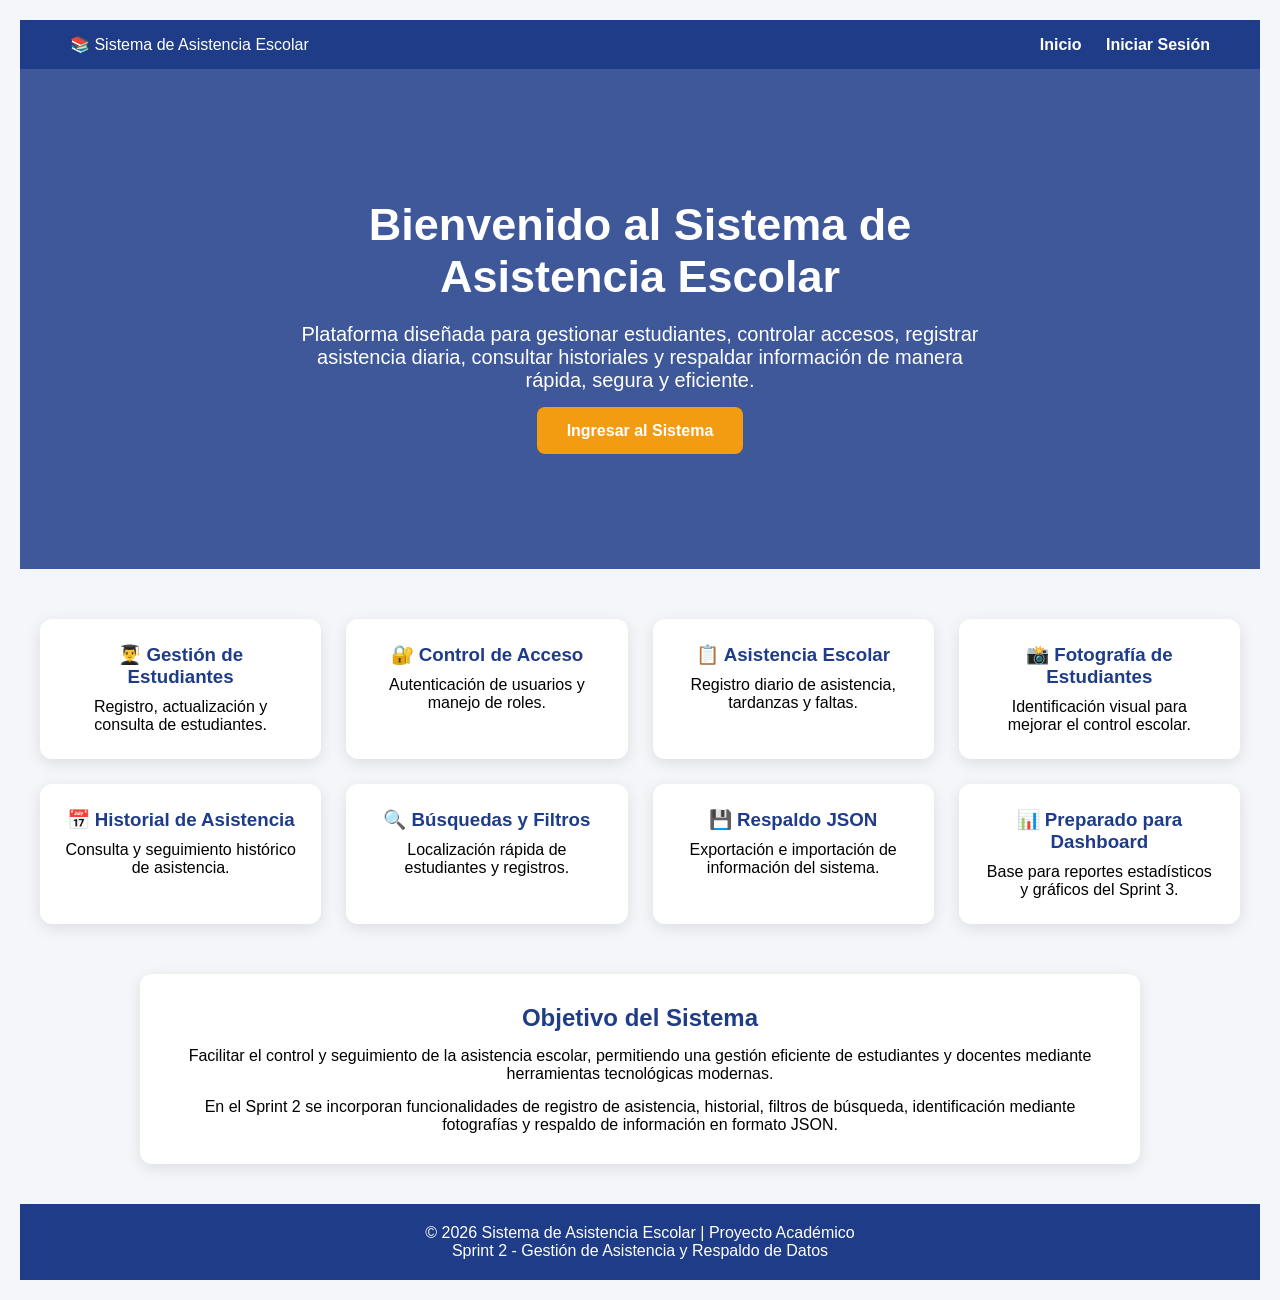
<file: index.html>
<!DOCTYPE html>
<html lang="es">

<head>
    <meta charset="UTF-8">
    <meta name="viewport" content="width=device-width, initial-scale=1.0">
    <title>Sistema de Asistencia Escolar</title>

    <link rel="stylesheet" href="css/styles.css">
    <style>
        .mt-15 { margin-top: 15px; }
    </style>
</head>

<body>

    <header class="header">

        <div class="logo">
            📚 Sistema de Asistencia Escolar
        </div>

        <nav>
            <a href="index.html">Inicio</a>
            <a href="login.html">Iniciar Sesión</a>
        </nav>

    </header>

    <section class="hero">

        <div class="hero-content">

            <h1>
                Bienvenido al Sistema de Asistencia Escolar
            </h1>

            <p>
                Plataforma diseñada para gestionar estudiantes,
                controlar accesos, registrar asistencia diaria,
                consultar historiales y respaldar información
                de manera rápida, segura y eficiente.
            </p>

            <a href="login.html" class="btn-principal">
                Ingresar al Sistema
            </a>

        </div>

    </section>

    <section class="features">

        <div class="card">
            <h3>👨‍🎓 Gestión de Estudiantes</h3>
            <p>
                Registro, actualización y consulta de estudiantes.
            </p>
        </div>

        <div class="card">
            <h3>🔐 Control de Acceso</h3>
            <p>
                Autenticación de usuarios y manejo de roles.
            </p>
        </div>

        <div class="card">
            <h3>📋 Asistencia Escolar</h3>
            <p>
                Registro diario de asistencia, tardanzas y faltas.
            </p>
        </div>

        <div class="card">
            <h3>📸 Fotografía de Estudiantes</h3>
            <p>
                Identificación visual para mejorar el control escolar.
            </p>
        </div>

        <div class="card">
            <h3>📅 Historial de Asistencia</h3>
            <p>
                Consulta y seguimiento histórico de asistencia.
            </p>
        </div>

        <div class="card">
            <h3>🔍 Búsquedas y Filtros</h3>
            <p>
                Localización rápida de estudiantes y registros.
            </p>
        </div>

        <div class="card">
            <h3>💾 Respaldo JSON</h3>
            <p>
                Exportación e importación de información del sistema.
            </p>
        </div>

        <div class="card">
            <h3>📊 Preparado para Dashboard</h3>
            <p>
                Base para reportes estadísticos y gráficos del Sprint 3.
            </p>
        </div>

    </section>

    <section class="about">

        <h2>Objetivo del Sistema</h2>

        <p>
            Facilitar el control y seguimiento de la asistencia escolar,
            permitiendo una gestión eficiente de estudiantes y docentes
            mediante herramientas tecnológicas modernas.
        </p>

        <p class="mt-15">
            En el Sprint 2 se incorporan funcionalidades de registro de
            asistencia, historial, filtros de búsqueda, identificación
            mediante fotografías y respaldo de información en formato JSON.
        </p>

    </section>

    <footer>

        <p>
            © 2026 Sistema de Asistencia Escolar | Proyecto Académico
        </p>

        <p>
            Sprint 2 - Gestión de Asistencia y Respaldo de Datos
        </p>

    </footer>

</body>

</html>
</file>
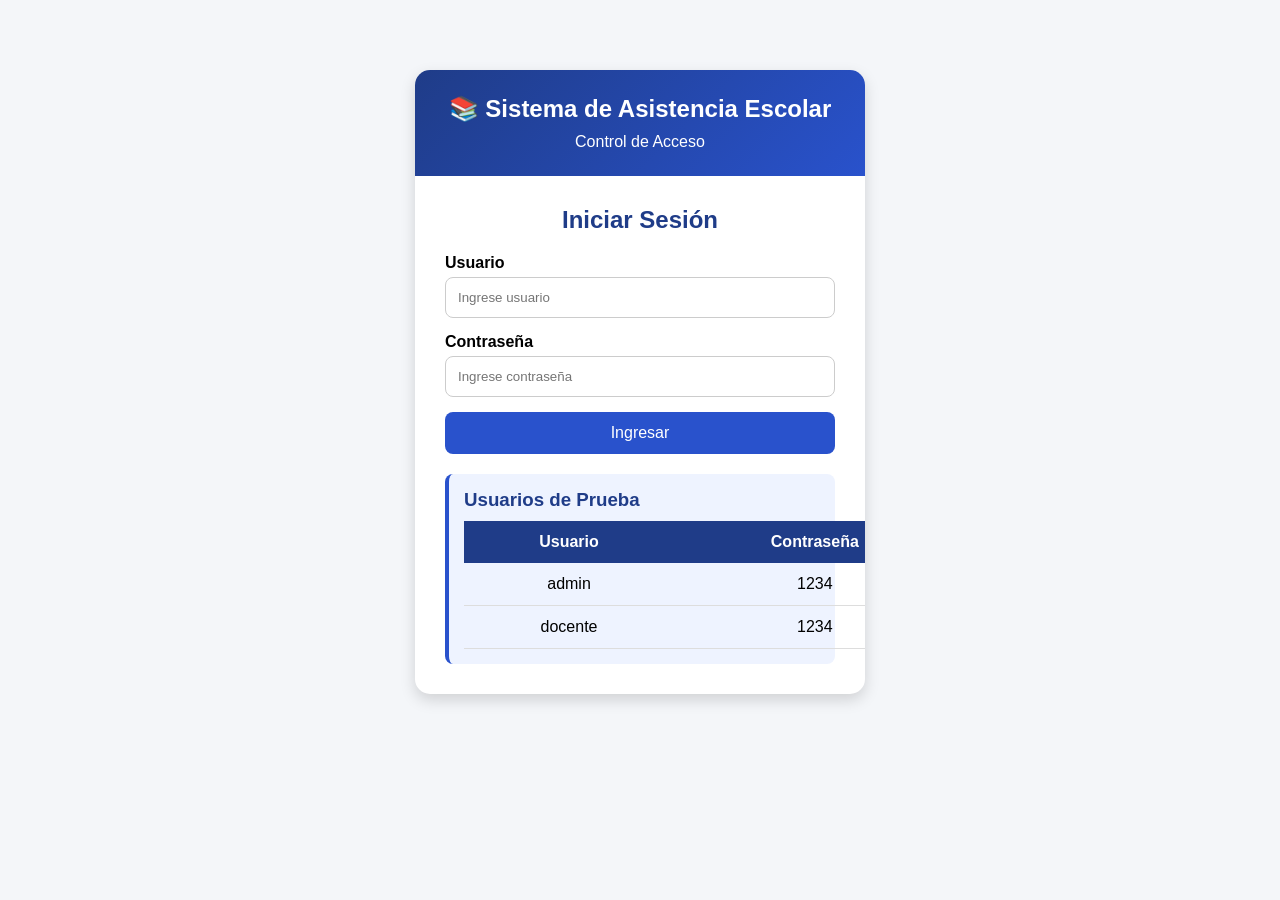
<file: login.html>
<!DOCTYPE html>
<html lang="es">

<head>
    <meta charset="UTF-8">
    <meta name="viewport" content="width=device-width, initial-scale=1.0">
    <title>Sistema de Asistencia Escolar</title>

    <link rel="stylesheet" href="css/styles.css">
</head>

<body>

    <div class="login">

        <div class="login-header">
            <h1>📚 Sistema de Asistencia Escolar</h1>
            <p>Control de Acceso</p>
        </div>

        <div class="login-form">

            <h2>Iniciar Sesión</h2>

            <label>Usuario</label>
            <input
                type="text"
                id="usuario"
                placeholder="Ingrese usuario">

            <label>Contraseña</label>
            <input
                type="password"
                id="clave"
                placeholder="Ingrese contraseña">

            <button onclick="ingresar()">
                Ingresar
            </button>

            <div class="credenciales">

                <h3>Usuarios de Prueba</h3>

                <table>
                    <tr>
                        <th>Usuario</th>
                        <th>Contraseña</th>
                        <th>Rol</th>
                    </tr>

                    <tr>
                        <td>admin</td>
                        <td>1234</td>
                        <td>Administrador</td>
                    </tr>

                    <tr>
                        <td>docente</td>
                        <td>1234</td>
                        <td>Docente</td>
                    </tr>

                </table>

            </div>

        </div>

    </div>

    <script src="js/login.js"></script>

</body>

</html>
</file>
<file: css/styles.css>
/* ===== CONFIGURACIÓN GENERAL ===== */

*{
    margin:0;
    padding:0;
    box-sizing:border-box;
    font-family: 'Segoe UI', Tahoma, Geneva, Verdana, sans-serif;
}

body{
    background:#f4f6f9;
    min-height:100vh;
    padding:20px;
}

/* ===== CONTENEDOR PRINCIPAL ===== */

.container{
    max-width:1400px;
    margin:auto;
}

/* ===== ENCABEZADO ===== */

.encabezado{
    background:linear-gradient(135deg,#1f3c88,#2952cc);
    color:white;
    padding:20px 30px;
    border-radius:15px;
    margin-bottom:25px;

    display:flex;
    justify-content:space-between;
    align-items:center;

    box-shadow:0 4px 10px rgba(0,0,0,.15);
}

.encabezado h1{
    font-size:28px;
}

.encabezado p{
    margin-top:5px;
    font-size:15px;
}

/* ===== FORMULARIO ===== */

.formulario{
    background:white;
    padding:25px;
    border-radius:15px;
    margin-bottom:25px;

    box-shadow:0 4px 10px rgba(0,0,0,.08);
}

.formulario h2{
    color:#1f3c88;
    margin-bottom:20px;
}

.form-group{
    margin-bottom:15px;
}

.form-group label{
    display:block;
    margin-bottom:5px;
    font-weight:600;
}

.form-group input{
    width:100%;
    padding:12px;
    border:1px solid #ccc;
    border-radius:8px;
    font-size:15px;
}

.form-group input:focus{
    outline:none;
    border-color:#2952cc;
}

/* ===== BOTONES ===== */

button{
    border:none;
    cursor:pointer;
    border-radius:8px;
    padding:10px 18px;
    font-size:14px;
    transition:0.3s;
}

.btn-guardar{
    background:#2952cc;
    color:white;
    margin-top:10px;
}

.btn-guardar:hover{
    background:#1f3c88;
}

.btn-editar{
    background:#f39c12;
    color:white;
}

.btn-editar:hover{
    background:#d68910;
}

.btn-eliminar{
    background:#e74c3c;
    color:white;
}

.btn-eliminar:hover{
    background:#c0392b;
}

.btn-desactivar{
    background:#7f8c8d;
    color:white;
}

.btn-desactivar:hover{
    background:#616a6b;
}

/* ===== TABLA ===== */

.tabla-container{
    background:white;
    padding:25px;
    border-radius:15px;

    box-shadow:0 4px 10px rgba(0,0,0,.08);
}

.tabla-container h2{
    color:#1f3c88;
    margin-bottom:20px;
}

table{
    width:100%;
    border-collapse:collapse;
    min-width:800px;
}

table th{
    background:#1f3c88;
    color:white;
    padding:12px;
}

table td{
    padding:12px;
    text-align:center;
    border-bottom:1px solid #ddd;
}

table tr:hover{
    background:#f5f7ff;
}

/* ===== LOGIN ===== */

.login{
    max-width:450px;
    margin:50px auto;
    background:white;
    border-radius:15px;
    overflow:hidden;

    box-shadow:0 6px 15px rgba(0,0,0,.15);
}

.login-header{
    background:linear-gradient(135deg,#1f3c88,#2952cc);
    color:white;
    padding:25px;
    text-align:center;
}

.login-header h1{
    font-size:24px;
}

.login-header p{
    margin-top:10px;
}

.login-form{
    padding:30px;
}

.login-form h2{
    text-align:center;
    margin-bottom:20px;
    color:#1f3c88;
}

.login-form label{
    display:block;
    margin-bottom:5px;
    font-weight:600;
}

.login-form input{
    width:100%;
    padding:12px;
    border:1px solid #ccc;
    border-radius:8px;
    margin-bottom:15px;
}

.login-form button{
    width:100%;
    background:#2952cc;
    color:white;
    padding:12px;
    font-size:16px;
}

.login-form button:hover{
    background:#1f3c88;
}

/* ===== CREDENCIALES ===== */

.credenciales{
    margin-top:20px;
    padding:15px;
    background:#eef3ff;
    border-left:4px solid #2952cc;
    border-radius:8px;
}

.credenciales h3{
    margin-bottom:10px;
    color:#1f3c88;
}

/* ===== RESPONSIVE ===== */

@media(max-width:768px){

    body{
        padding:15px;
    }

    .encabezado{
        flex-direction:column;
        text-align:center;
        gap:15px;
    }

    table{
        font-size:14px;
    }

}

/* HEADER */
.header{
    background:#1f3c88;
    color:white;
    padding:15px 50px;
    display:flex;
    justify-content:space-between;
    align-items:center;
}

.header nav a{
    color:white;
    text-decoration:none;
    margin-left:20px;
    font-weight:bold;
}

.header nav a:hover{
    text-decoration:underline;
}

/* HERO */
.hero{
    background:linear-gradient(
        rgba(31,60,136,.85),
        rgba(31,60,136,.85)
    ),
    url('https://images.unsplash.com/photo-1509062522246-3755977927d7');
    background-size:cover;
    background-position:center;
    height:500px;

    display:flex;
    justify-content:center;
    align-items:center;
    text-align:center;
    color:white;
}

.hero-content{
    max-width:700px;
}

.hero h1{
    font-size:45px;
    margin-bottom:20px;
}

.hero p{
    font-size:20px;
    margin-bottom:30px;
}

.btn-principal{
    background:#f39c12;
    color:white;
    text-decoration:none;
    padding:15px 30px;
    border-radius:8px;
    font-weight:bold;
}

.btn-principal:hover{
    background:#d68910;
}
/* CARDS */
.features{
    max-width:1200px;
    margin:50px auto;
    display:grid;
    grid-template-columns:repeat(auto-fit,minmax(250px,1fr));
    gap:25px;
}

.card{
    background:white;
    padding:25px;
    border-radius:12px;
    text-align:center;
    box-shadow:0 4px 15px rgba(0,0,0,.1);
}

.card h3{
    color:#1f3c88;
    margin-bottom:10px;
}

/* ABOUT */
.about{
    background:white;
    max-width:1000px;
    margin:40px auto;
    padding:30px;
    border-radius:12px;
    text-align:center;
    box-shadow:0 4px 15px rgba(0,0,0,.1);
}

.about h2{
    color:#1f3c88;
    margin-bottom:15px;
}

/* FOOTER */
footer{
    background:#1f3c88;
    color:white;
    text-align:center;
    padding:20px;
    margin-top:40px;
}
/* ================================= */
/* SPRINT 2 */
/* ================================= */

/* BUSCADOR */

#buscar{
    width:100%;
    padding:12px;
    border:1px solid #ccc;
    border-radius:8px;
    font-size:15px;
}

#buscar:focus{
    outline:none;
    border-color:#2952cc;
}

/* SELECT */

select{
    width:100%;
    padding:12px;
    border:1px solid #ccc;
    border-radius:8px;
    font-size:15px;
    background:white;
}

select:focus{
    outline:none;
    border-color:#2952cc;
}

/* INPUT FILE */

input[type="file"]{

    width:100%;
    padding:10px;
    border:1px solid #ccc;
    border-radius:8px;
    background:white;

}

/* BOTONES */

.botones{

    display:flex;
    gap:10px;
    flex-wrap:wrap;
    margin-top:15px;

}

.btn-limpiar{

    background:#7f8c8d;
    color:white;

}

.btn-limpiar:hover{

    background:#616a6b;

}

/* TABLAS */

.tabla-container{

    overflow-x:auto;

}

/* FOTOS */

td img{

    border-radius:50%;
    object-fit:cover;
    border:2px solid #2952cc;

}

/* HISTORIAL */

#tablaAsistencias tr:nth-child(even){

    background:#f8f9fc;

}

#tablaAsistencias td{

    text-align:center;

}

/* ESTADOS */

.estado-asistio{

    color:#27ae60;
    font-weight:bold;

}

.estado-tardanza{

    color:#f39c12;
    font-weight:bold;

}

.estado-falta{

    color:#e74c3c;
    font-weight:bold;

}

/* FORMULARIOS */

.formulario input,
.formulario select{

    margin-bottom:12px;

}

/* TARJETAS */

.card{

    transition:.3s;

}

.card:hover{

    transform:translateY(-5px);

}

/* RESPONSIVE */

@media(max-width:768px){

    .botones{

        flex-direction:column;

    }

    .botones button{

        width:100%;

    }

    table{

        min-width:700px;

    }

}
/* ================================= */
/* SPRINT 2 */
/* ================================= */

/* BUSCADOR */

#buscar{
    width:100%;
    padding:12px;
    border:1px solid #ccc;
    border-radius:8px;
    font-size:15px;
}

#buscar:focus{
    outline:none;
    border-color:#2952cc;
}

/* SELECT */

select{
    width:100%;
    padding:12px;
    border:1px solid #ccc;
    border-radius:8px;
    font-size:15px;
    background:white;
}

select:focus{
    outline:none;
    border-color:#2952cc;
}

/* INPUT FILE */

input[type="file"]{

    width:100%;
    padding:10px;
    border:1px solid #ccc;
    border-radius:8px;
    background:white;

}

/* BOTONES */

.botones{

    display:flex;
    gap:10px;
    flex-wrap:wrap;
    margin-top:15px;

}

.btn-limpiar{

    background:#7f8c8d;
    color:white;

}

.btn-limpiar:hover{

    background:#616a6b;

}

/* TABLAS */

.tabla-container{

    overflow-x:auto;

}

/* FOTOS */

td img{

    border-radius:50%;
    object-fit:cover;
    border:2px solid #2952cc;

}

/* HISTORIAL */

#tablaAsistencias tr:nth-child(even){

    background:#f8f9fc;

}

#tablaAsistencias td{

    text-align:center;

}

/* ESTADOS */

.estado-asistio{

    color:#27ae60;
    font-weight:bold;

}

.estado-tardanza{

    color:#f39c12;
    font-weight:bold;

}

.estado-falta{

    color:#e74c3c;
    font-weight:bold;

}

/* FORMULARIOS */

.formulario input,
.formulario select{

    margin-bottom:12px;

}

/* TARJETAS */

.card{

    transition:.3s;

}

.card:hover{

    transform:translateY(-5px);

}

/* RESPONSIVE */

@media(max-width:768px){

    .botones{

        flex-direction:column;

    }

    .botones button{

        width:100%;

    }

    table{

        min-width:700px;

    }

}
/* ========================= */
/* CERRAR SESIÓN */
/* ========================= */

.btn-cerrar{

    background:#e74c3c;
    color:white;
    padding:10px 20px;
    border:none;
    border-radius:8px;
    cursor:pointer;

}

.btn-cerrar:hover{

    background:#c0392b;

}
</file>
